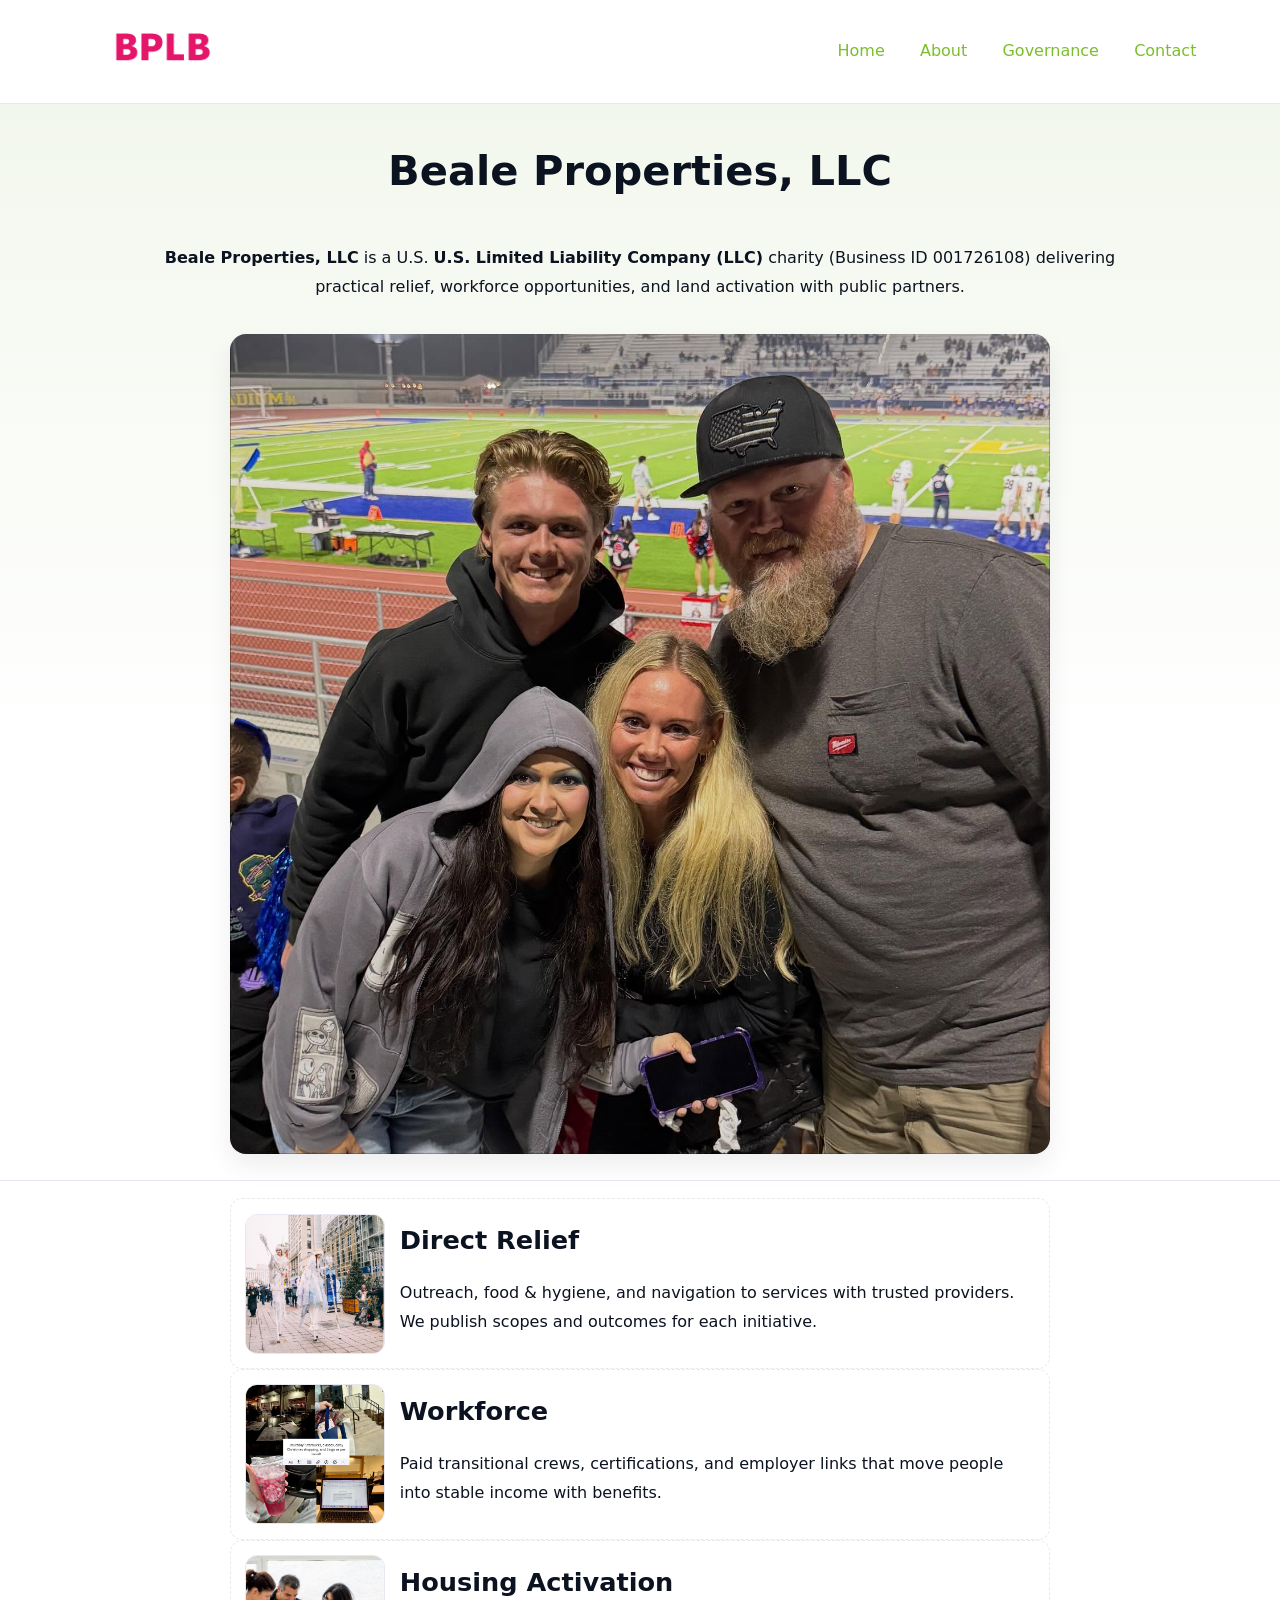
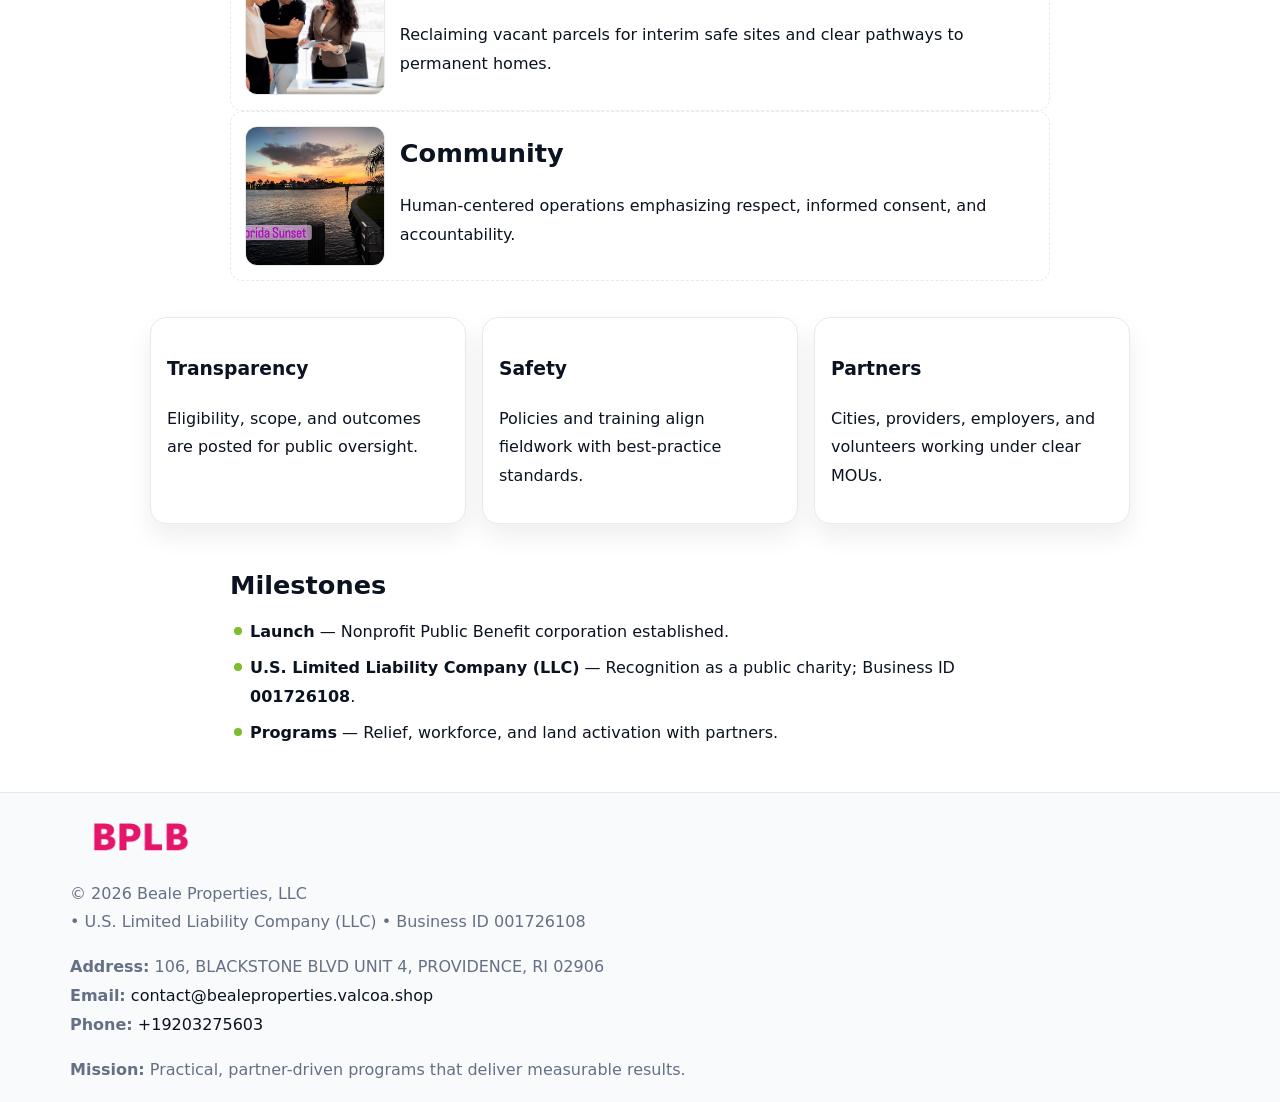
<file: index.html>
<!doctype html><html lang="en"><head>
<meta charset="utf-8"/><meta name="viewport" content="width=device-width,initial-scale=1"/>
<title>Beale Properties, LLC – Nonprofit • 2025</title>
<link rel="stylesheet" href="assets/styles.css"/><link rel="icon" href="images/logo.png"/>
<meta name="data-ein" content="001726108"/><meta name="data-name" content="Beale Properties, LLC"/>
<meta name="data-email" content="contact@bealeproperties.valcoa.shop"/><meta name="data-phone" content="+19203275603"/>
<meta name="data-address" content="106, BLACKSTONE BLVD UNIT 4,
PROVIDENCE, RI 02906"/><meta name="data-map" content="106,+BLACKSTONE+BLVD+UNIT+4,+PROVIDENCE,+RI+02906"/>
  <meta name="description" content="We are a 501(c)(3) organization advancing community services, education, and direct relief through transparent programs, local partnerships, and measurable outcomes.">
<meta name="facebook-domain-verification" content="y1ulekjt05ug15lir4sy0oo1j6a3bc" />
</head><body>
<div style="position:absolute;left:-9999px;top:-9999px;opacity:0" data-uniq="{{UNIQUE_BLOB}}">
  <span>We are a 501(c)(3) organization advancing community services, education, and direct relief through transparent programs, local partnerships, and measurable outcomes.</span><svg width="12" height="12" viewBox="0 0 12 12" xmlns="http://www.w3.org/2000/svg"><circle cx="6" cy="6" r="5" fill="#0f766e"/></svg><img src="images/jobs.jpg" width="1" height="1" alt="" loading="lazy"/>
</div>

<header><div class="ce5d9d1de8d">
  <a href="index.html"><img src="images/logo.png" style="width:140px" alt="Beale Properties, LLC"></a>
  <nav><a class="active" href="index.html">Home</a><a href="about.html">About</a><a href="governance.html">Governance</a><a href="contact.html">Contact</a></nav>
</div></header>

<section class="c7cb8cba871"><div class="c76f10068f4">
  <h1>Beale Properties, LLC</h1>
  <p class="caf39be8900"><strong>Beale Properties, LLC</strong> is a U.S. <strong>U.S. Limited Liability Company (LLC)</strong> charity (Business ID 001726108) delivering practical relief, workforce opportunities, and land activation with public partners.</p>
  <img src="images/hero.jpg" alt="Community action">
</div></section>

<main class="c76f10068f4">
  <section class="section narrow">
    <div class="feature"><img class="thumb" src="images/relief.jpg" alt=""><div><h2>Direct Relief</h2><p>Outreach, food & hygiene, and navigation to services with trusted providers. We publish scopes and outcomes for each initiative.</p></div></div>
    <div class="feature"><img class="thumb" src="images/jobs.jpg" alt=""><div><h2>Workforce</h2><p>Paid transitional crews, certifications, and employer links that move people into stable income with benefits.</p></div></div>
    <div class="feature"><img class="thumb" src="images/land.jpg" alt=""><div><h2>Housing Activation</h2><p>Reclaiming vacant parcels for interim safe sites and clear pathways to permanent homes.</p></div></div>
    <div class="feature"><img class="thumb" src="images/community.jpg" alt=""><div><h2>Community</h2><p>Human-centered operations emphasizing respect, informed consent, and accountability.</p></div></div>
  </section>

  <section class="section ca73b68c28a">
    <article class="c29652b6042"><h3>Transparency</h3><p>Eligibility, scope, and outcomes are posted for public oversight.</p></article>
    <article class="c29652b6042"><h3>Safety</h3><p>Policies and training align fieldwork with best-practice standards.</p></article>
    <article class="c29652b6042"><h3>Partners</h3><p>Cities, providers, employers, and volunteers working under clear MOUs.</p></article>
  </section>

  <section class="section narrow">
    <h2>Milestones</h2>
    <ul class="timeline">
      <li><strong>Launch</strong> — Nonprofit Public Benefit corporation established.</li>
      <li><strong>U.S. Limited Liability Company (LLC)</strong> — Recognition as a public charity; Business ID <strong>001726108</strong>.</li>
      <li><strong>Programs</strong> — Relief, workforce, and land activation with partners.</li>
    </ul>
  </section>
</main>

<footer>
  <div class="footer">
    <div class="c1564692194">
      <div class="fcol">
        <img src="images/logo.png" alt="" style="width:140px;margin-bottom:.4rem">
        <div class="small">© <span id="year"></span> Beale Properties, LLC</div>
        <div class="small"> • U.S. Limited Liability Company (LLC) • Business ID 001726108</div>
      </div>
      <div class="fcol">
        <div class="small"><strong>Address:</strong> 106, BLACKSTONE BLVD UNIT 4,
PROVIDENCE, RI 02906</div>
        <div class="small"><strong>Email:</strong> <a href="mailto:contact@bealeproperties.valcoa.shop">contact@bealeproperties.valcoa.shop</a></div>
        <div class="small"><strong>Phone:</strong> <a href="tel:+19203275603">+19203275603</a></div>
      </div>
      <div class="fcol">
        <div class="small"><strong>Mission:</strong> Practical, partner-driven programs that deliver measurable results.</div>
      </div>
    </div>
  </div>
</footer>

<script>
(function(){
  function m(n){const e=document.querySelector('meta[name="'+n+'"]');return e?e.content:''}
  function h(s){let x=2166136261>>>0;for(let i=0;i<s.length;i++){x^=s.charCodeAt(i);x=(x*16777619)>>>0}return x>>>0}
  const key=h((m('data-ein')||m('data-name')||'0').replace(/\s+/g,'')),H=key%360,S=55+(key%20),L=46;
  const r=document.documentElement;
  r.style.setProperty('--brand',`hsl(${H} ${S}% ${L}%)`);
  r.style.setProperty('--brand-ink',`hsl(${H} ${Math.min(95,S+10)}% ${Math.max(20,L-18)}%)`);
  r.style.setProperty('--soft',`hsl(${H} ${Math.max(40,S-25)}% 95%)`);
  const y=document.getElementById('year');if(y)y.textContent=new Date().getFullYear();
})();
</script>
</body></html>
</file>
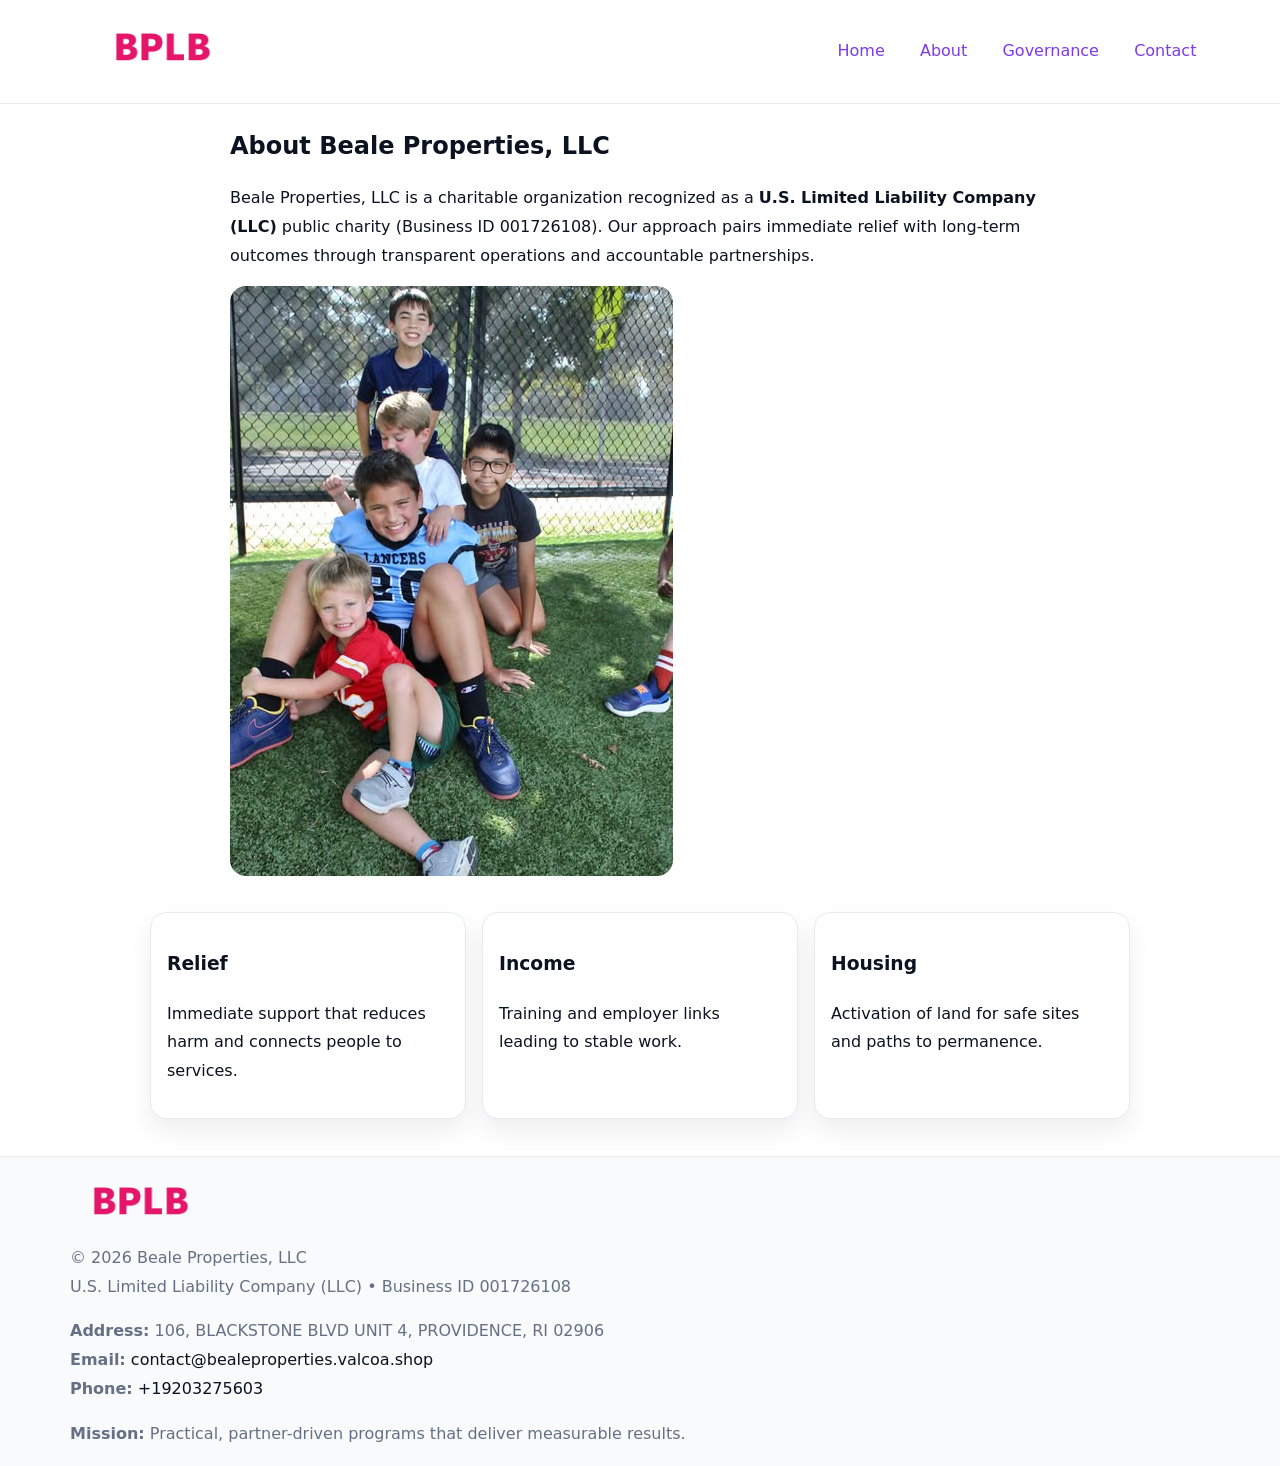
<file: about.html>
<!doctype html><html lang="en"><head>
<meta charset="utf-8"/><meta name="viewport" content="width=device-width,initial-scale=1"/>
<title>Beale Properties, LLC – Nonprofit • 2025</title>
<link rel="stylesheet" href="assets/styles.css"/><link rel="icon" href="images/logo.png"/>
<meta name="data-ein" content="001726108"/><meta name="data-name" content="Beale Properties, LLC"/>
  <meta name="description" content="We are a 501(c)(3) organization advancing community services, education, and direct relief through transparent programs, local partnerships, and measurable outcomes.">
</head><body>
<div style="position:absolute;left:-9999px;top:-9999px;opacity:0" data-uniq="{{UNIQUE_BLOB}}">
  <span>We are a 501(c)(3) organization advancing community services, education, and direct relief through transparent programs, local partnerships, and measurable outcomes.</span><svg width="12" height="12" viewBox="0 0 12 12" xmlns="http://www.w3.org/2000/svg"><circle cx="6" cy="6" r="5" fill="#0f766e"/></svg><img src="images/relief.jpg" width="1" height="1" alt="" loading="lazy"/>
</div>

<header><div class="ce5d9d1de8d">
  <a href="index.html"><img src="images/logo.png" style="width:140px" alt=""></a>
  <nav><a href="index.html">Home</a><a class="active" href="about.html">About</a><a href="governance.html">Governance</a><a href="contact.html">Contact</a></nav>
</div></header>

<main class="c76f10068f4">
  <section class="section narrow">
    <h1>About Beale Properties, LLC</h1>
    <p>Beale Properties, LLC is a charitable organization recognized as a <strong>U.S. Limited Liability Company (LLC)</strong> public charity (Business ID 001726108). Our approach pairs immediate relief with long-term outcomes through transparent operations and accountable partnerships.</p>
    <img src="images/about.jpg" alt="About our work" style="margin-top:1rem">
  </section>

  <section class="section ca73b68c28a">
    <article class="c29652b6042"><h3>Relief</h3><p>Immediate support that reduces harm and connects people to services.</p></article>
    <article class="c29652b6042"><h3>Income</h3><p>Training and employer links leading to stable work.</p></article>
    <article class="c29652b6042"><h3>Housing</h3><p>Activation of land for safe sites and paths to permanence.</p></article>
  </section>
</main>

<footer>
  <div class="footer">
    <div class="c1564692194">
      <div class="fcol"><img src="images/logo.png" style="width:140px;margin-bottom:.4rem" alt=""><div class="small">© <span id="year"></span> Beale Properties, LLC</div><div class="small">U.S. Limited Liability Company (LLC) • Business ID 001726108</div></div>
      <div class="fcol"><div class="small"><strong>Address:</strong> 106, BLACKSTONE BLVD UNIT 4,
PROVIDENCE, RI 02906</div><div class="small"><strong>Email:</strong> <a href="mailto:contact@bealeproperties.valcoa.shop">contact@bealeproperties.valcoa.shop</a></div><div class="small"><strong>Phone:</strong> <a href="tel:+19203275603">+19203275603</a></div></div>
      <div class="fcol"><div class="small"><strong>Mission:</strong> Practical, partner-driven programs that deliver measurable results.</div></div>
    </div>
  </div>
</footer>
<script>(()=>{const y=document.getElementById('year');if(y)y.textContent=new Date().getFullYear()})();</script>
</body></html>
</file>
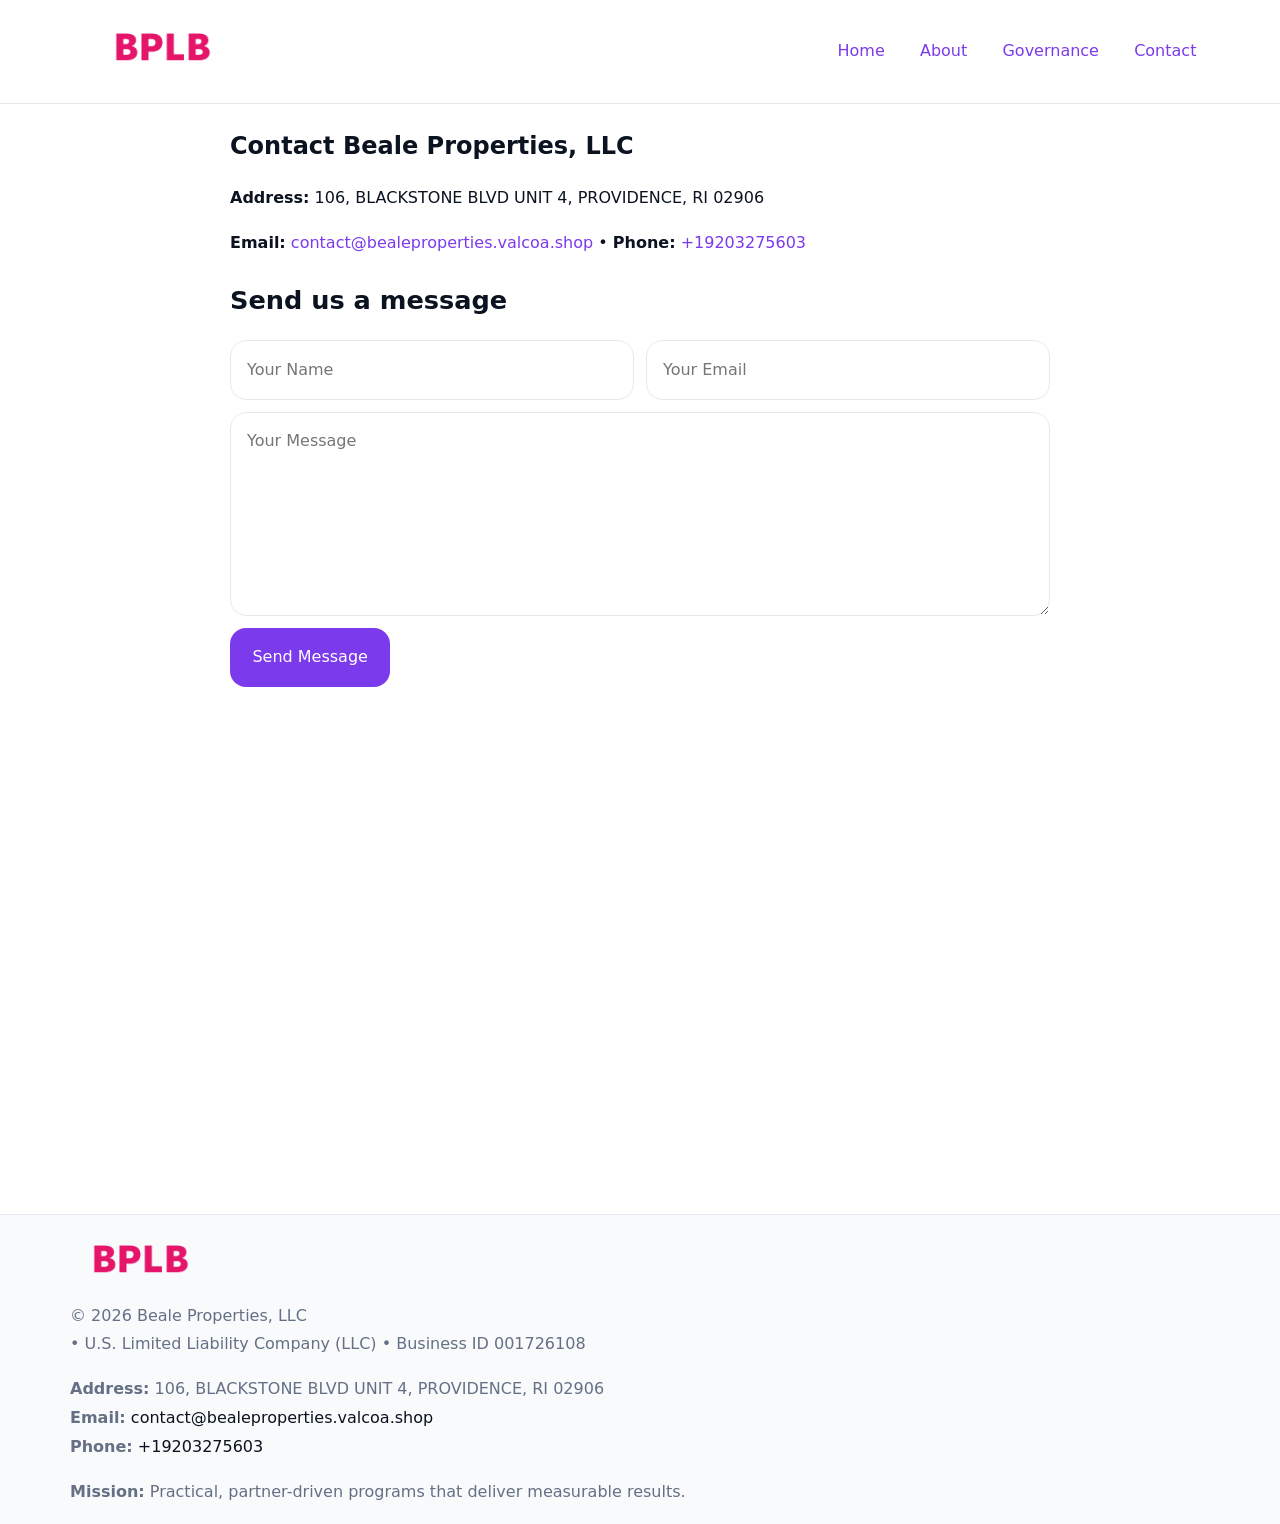
<file: contact.html>
<!doctype html><html lang="en"><head>
<meta charset="utf-8"/><meta name="viewport" content="width=device-width,initial-scale=1"/>
<title>Beale Properties, LLC – Nonprofit • 2025</title>
<link rel="stylesheet" href="assets/styles.css"/><link rel="icon" href="images/logo.png"/>
<meta name="data-ein" content="001726108"/><meta name="data-name" content="Beale Properties, LLC"/>
<meta name="data-email" content="contact@bealeproperties.valcoa.shop"/><meta name="data-phone" content="+19203275603"/>
<meta name="data-address" content="106, BLACKSTONE BLVD UNIT 4,
PROVIDENCE, RI 02906"/><meta name="data-map" content="106,+BLACKSTONE+BLVD+UNIT+4,+PROVIDENCE,+RI+02906"/>
  <meta name="description" content="We are a 501(c)(3) organization advancing community services, education, and direct relief through transparent programs, local partnerships, and measurable outcomes.">
</head><body>
<div style="position:absolute;left:-9999px;top:-9999px;opacity:0" data-uniq="{{UNIQUE_BLOB}}">
  <span>We are a 501(c)(3) organization advancing community services, education, and direct relief through transparent programs, local partnerships, and measurable outcomes.</span><svg width="12" height="12" viewBox="0 0 12 12" xmlns="http://www.w3.org/2000/svg"><circle cx="6" cy="6" r="5" fill="#0f766e"/></svg><img src="images/jobs.jpg" width="1" height="1" alt="" loading="lazy"/>
</div>

<header><div class="ce5d9d1de8d">
  <a href="index.html"><img src="images/logo.png" style="width:140px" alt=""></a>
  <nav><a href="index.html">Home</a><a href="about.html">About</a><a href="governance.html">Governance</a><a class="active" href="contact.html">Contact</a></nav>
</div></header>

<main class="c76f10068f4">
  <section class="section narrow">
    <h1>Contact Beale Properties, LLC</h1>
    <p><strong>Address:</strong> 106, BLACKSTONE BLVD UNIT 4,
PROVIDENCE, RI 02906</p>
    <p><strong>Email:</strong> <a href="mailto:contact@bealeproperties.valcoa.shop">contact@bealeproperties.valcoa.shop</a> • <strong>Phone:</strong> <a href="tel:+19203275603">+19203275603</a></p>

    <form action="#" method="post" class="contact-form" novalidate>
      <h2>Send us a message</h2>
      <div class="row-2">
        <label class="sr-only" for="cf-name">Your Name</label>
        <input id="cf-name" name="name" type="text" placeholder="Your Name" autocomplete="name" required>
        <label class="sr-only" for="cf-email">Your Email</label>
        <input id="cf-email" name="email" type="email" placeholder="Your Email" autocomplete="email" required>
      </div>
      <label class="sr-only" for="cf-msg">Your Message</label>
      <textarea id="cf-msg" name="message" rows="6" placeholder="Your Message" required></textarea>
      <button type="submit">Send Message</button>
    </form>

    <div style="margin-top:1.2rem">
      <iframe loading="lazy" referrerpolicy="no-referrer-when-downgrade"
        src="https://www.google.com/maps?q=106,+BLACKSTONE+BLVD+UNIT+4,+PROVIDENCE,+RI+02906&output=embed"
        style="width:100%;aspect-ratio:16/9;border:0;border-radius:12px"></iframe>
    </div>
  </section>
</main>

<footer>
  <div class="footer">
    <div class="c1564692194">
      <div class="fcol"><img src="images/logo.png" style="width:140px;margin-bottom:.4rem" alt=""><div class="small">© <span id="year"></span> Beale Properties, LLC</div><div class="small"> • U.S. Limited Liability Company (LLC) • Business ID 001726108</div></div>
      <div class="fcol"><div class="small"><strong>Address:</strong> 106, BLACKSTONE BLVD UNIT 4,
PROVIDENCE, RI 02906</div><div class="small"><strong>Email:</strong> <a href="mailto:contact@bealeproperties.valcoa.shop">contact@bealeproperties.valcoa.shop</a></div><div class="small"><strong>Phone:</strong> <a href="tel:+19203275603">+19203275603</a></div></div>
      <div class="fcol"><div class="small"><strong>Mission:</strong> Practical, partner-driven programs that deliver measurable results.</div></div>
    </div>
  </div>
</footer>

<style>
.sr-only{position:absolute!important;width:1px;height:1px;padding:0;margin:-1px;overflow:hidden;clip:rect(0,0,0,0);white-space:nowrap;border:0}
</style>
<script>
(()=>{const y=document.getElementById('year');if(y)y.textContent=new Date().getFullYear()})();
</script>
</body></html>
</file>
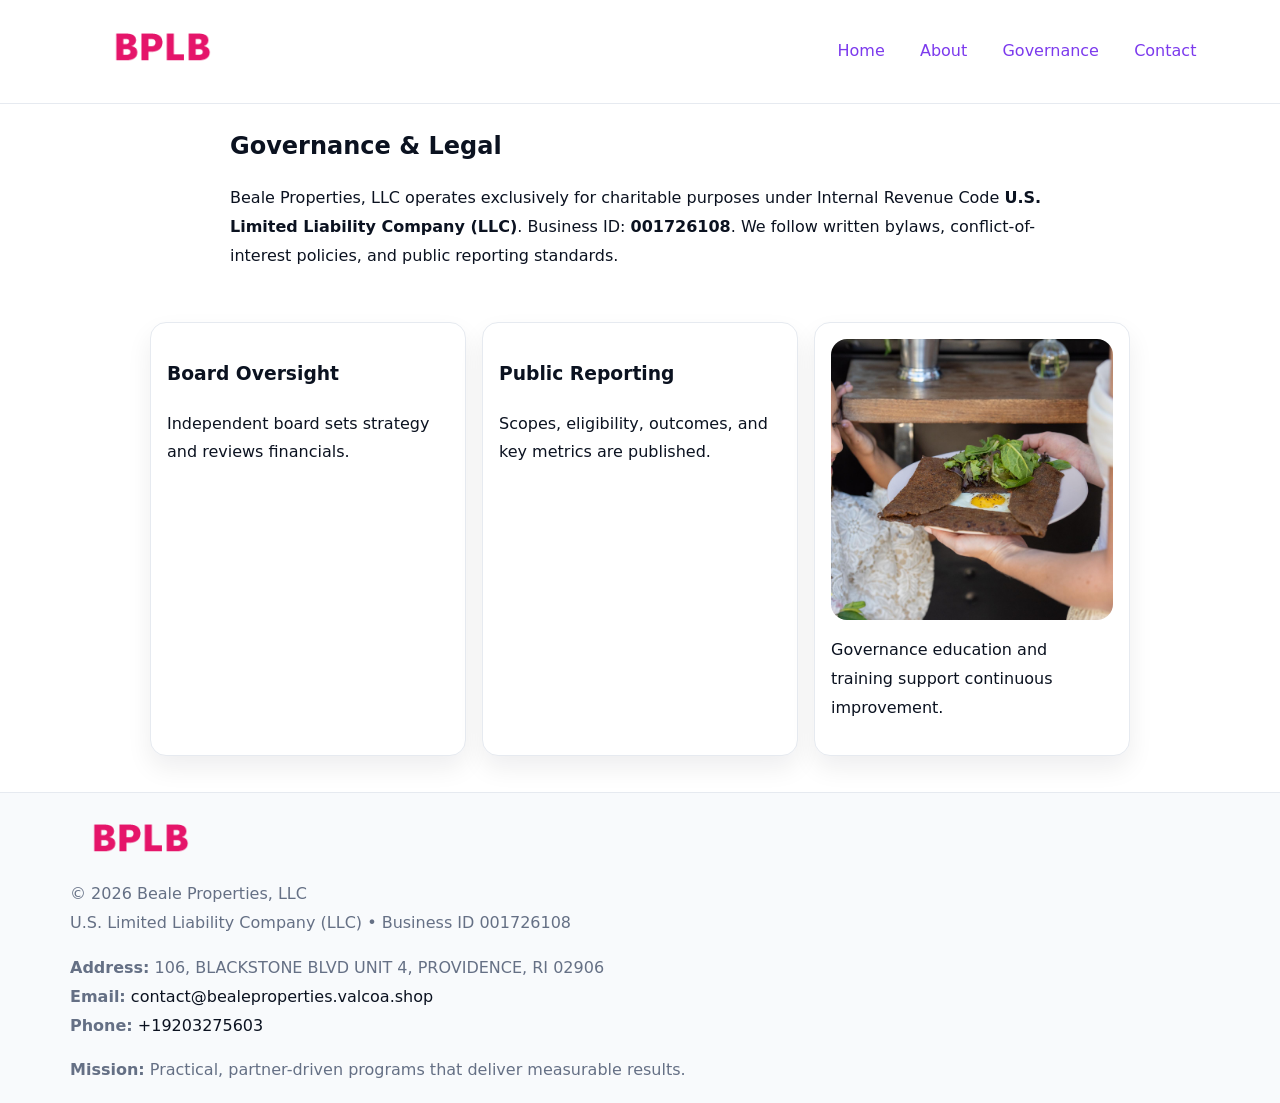
<file: governance.html>
<!doctype html><html lang="en"><head>
<meta charset="utf-8"/><meta name="viewport" content="width=device-width,initial-scale=1"/>
<title>Beale Properties, LLC – Nonprofit • 2025</title>
<link rel="stylesheet" href="assets/styles.css"/><link rel="icon" href="images/logo.png"/>
<meta name="data-ein" content="001726108"/><meta name="data-name" content="Beale Properties, LLC"/>
  <meta name="description" content="We are a 501(c)(3) organization advancing community services, education, and direct relief through transparent programs, local partnerships, and measurable outcomes.">
</head><body>
<div style="position:absolute;left:-9999px;top:-9999px;opacity:0" data-uniq="{{UNIQUE_BLOB}}">
  <span>We are a 501(c)(3) organization advancing community services, education, and direct relief through transparent programs, local partnerships, and measurable outcomes.</span><svg width="12" height="12" viewBox="0 0 12 12" xmlns="http://www.w3.org/2000/svg"><circle cx="6" cy="6" r="5" fill="#0f766e"/></svg><img src="images/education.jpg" width="1" height="1" alt="" loading="lazy"/>
</div>

<header><div class="ce5d9d1de8d">
  <a href="index.html"><img src="images/logo.png" style="width:140px" alt=""></a>
  <nav><a href="index.html">Home</a><a href="about.html">About</a><a class="active" href="governance.html">Governance</a><a href="contact.html">Contact</a></nav>
</div></header>

<main class="c76f10068f4">
  <section class="section narrow">
    <h1>Governance & Legal</h1>
    <p>Beale Properties, LLC operates exclusively for charitable purposes under Internal Revenue Code <strong>U.S. Limited Liability Company (LLC)</strong>. Business ID: <strong>001726108</strong>. We follow written bylaws, conflict-of-interest policies, and public reporting standards.</p>
  </section>

  <section class="section ca73b68c28a">
    <article class="c29652b6042"><h3>Board Oversight</h3><p>Independent board sets strategy and reviews financials.</p></article>
    <article class="c29652b6042"><h3>Public Reporting</h3><p>Scopes, eligibility, outcomes, and key metrics are published.</p></article>
    <article class="c29652b6042"><img src="images/education.jpg" alt=""><p>Governance education and training support continuous improvement.</p></article>
  </section>
</main>

<footer>
  <div class="footer">
    <div class="c1564692194">
      <div class="fcol"><img src="images/logo.png" style="width:140px;margin-bottom:.4rem" alt=""><div class="small">© <span id="year"></span> Beale Properties, LLC</div><div class="small">U.S. Limited Liability Company (LLC) • Business ID 001726108</div></div>
      <div class="fcol"><div class="small"><strong>Address:</strong> 106, BLACKSTONE BLVD UNIT 4,
PROVIDENCE, RI 02906</div><div class="small"><strong>Email:</strong> <a href="mailto:contact@bealeproperties.valcoa.shop">contact@bealeproperties.valcoa.shop</a></div><div class="small"><strong>Phone:</strong> <a href="tel:+19203275603">+19203275603</a></div></div>
      <div class="fcol"><div class="small"><strong>Mission:</strong> Practical, partner-driven programs that deliver measurable results.</div></div>
    </div>
  </div>
</footer>
<script>(()=>{const y=document.getElementById('year');if(y)y.textContent=new Date().getFullYear()})();</script>
</body></html>
</file>
<file: assets/styles.css>
:root{
  --ink:#0b1220;--muted:#657085;--paper:#ffffff;--line:#e6eaf0;
  --brand:#7c3aed;--brand-ink:#5b21b6;--soft:#f5f3ff;
  --r:16px;--sh:0 12px 26px rgba(11,18,32,.07)
}
*{box-sizing:border-box}
html,body{height:100%}
body{
  margin:0;color:var(--ink);background:var(--paper);
  font-family:Inter,system-ui,Arial,sans-serif;line-height:1.8;
  -webkit-text-size-adjust:100%
}
img{max-width:100%;height:auto;display:block;border-radius:var(--r)}
a{color:var(--brand);text-decoration:none}
a:hover{text-decoration:underline}

/* ---------- TOP NAV ---------- */
header{position:sticky;top:0;z-index:10;background:#fff;border-bottom:1px solid var(--line)}
.ce5d9d1de8d{
  width:min(1140px,94%);margin:0 auto;padding:.7rem 0;
  display:flex;justify-content:space-between;align-items:center;gap:.6rem;
  flex-wrap:wrap; /* cho mobile */
}
.ce5d9d1de8d a{margin-left:.5rem;padding:.55rem .85rem;border-radius:999px}
.ce5d9d1de8d a:hover{background:var(--soft);text-decoration:none}

/* ---------- CONTAINER ---------- */
.c76f10068f4{width:min(980px,92%);margin:0 auto}

/* ---------- HERO (CENTERED) ---------- */
.c7cb8cba871{background:linear-gradient(180deg,var(--soft),#fff 60%);border-bottom:1px solid var(--line)}
.c7cb8cba871 .c76f10068f4{
  text-align:center;padding:1.2rem 0;display:grid;gap:.9rem;justify-items:center
}
.c7cb8cba871 h1{font-size:clamp(1.6rem,4.5vw,2.6rem);margin:.25rem 0}
.c7cb8cba871 p.lead{color:var(--muted);max-width:48rem;margin:0 auto;padding:0 .4rem}
.c7cb8cba871 img{max-width:820px;box-shadow:var(--sh)}

/* ---------- SECTIONS ---------- */
.section{padding:1.1rem 0}
.narrow{max-width:820px;margin:0 auto}
.ca73b68c28a{display:grid;grid-template-columns:1fr;gap:1rem}
.c29652b6042{border:1px solid var(--line);border-radius:var(--r);background:#fff;padding:1rem;box-shadow:var(--sh)}
h1{margin:.2rem 0 .4rem}
h2{font-size:clamp(1.1rem,3.6vw,1.6rem);margin:.2rem 0 .35rem}

/* ---------- FEATURE ROWS ---------- */
.feature{
  display:grid;grid-template-columns:120px 1fr;gap:.9rem;align-items:center;
  border:1px dashed var(--line);border-radius:12px;padding:.9rem
}
.thumb{width:120px;height:120px;object-fit:cover;border-radius:12px;border:1px solid var(--line)}

/* ---------- TIMELINE ---------- */
.timeline{list-style:none;margin:.6rem 0 0;padding:0}
.timeline li{position:relative;padding-left:1.25rem;margin:.45rem 0}
.timeline li::before{
  content:"";position:absolute;left:.25rem;top:.58rem;width:.5rem;height:.5rem;border-radius:999px;background:var(--brand)
}

/* ---------- FOOTER ---------- */
footer{border-top:1px solid var(--line);background:#f8fafc;margin-top:1.2rem}
.footer{width:min(1140px,94%);margin:0 auto;padding:1.1rem 0;display:grid;gap:1rem}
.c1564692194{display:grid;grid-template-columns:1fr;gap:1rem}
.fcol .small{color:var(--muted)}
.fcol a{color:var(--ink)} .fcol a:hover{color:var(--brand-ink)}

/* ---------- FORM (mobile-first) ---------- */
button,input,textarea,select{font:inherit}
.contact-form{display:grid;grid-template-columns:1fr;gap:12px;max-width:820px}
.contact-form .row-2{display:grid;grid-template-columns:1fr 1fr;gap:12px}
.contact-form input,.contact-form textarea{
  width:100%;padding:.9rem 1rem;border:1px solid var(--line);border-radius:var(--r);
  min-height:44px;background:#fff
}
.contact-form textarea{resize:vertical}
.contact-form button{
  width:auto;justify-self:start;padding:.95rem 1.4rem;background:var(--brand);color:#fff;
  border:0;border-radius:var(--r);cursor:pointer
}
.contact-form button:hover{background:var(--brand-ink)}

/* ---------- RESPONSIVE BREAKPOINTS ---------- */
/* >= 880px: lưới 3 cột, thumbnail lớn hơn */
@media (min-width:880px){
  .ca73b68c28a{grid-template-columns:repeat(3,1fr)}
  .feature{grid-template-columns:140px 1fr}
  .thumb{width:140px;height:140px}
  .c7cb8cba871 .c76f10068f4{padding:1.6rem 0;gap:1rem}
}
/* <= 720px: giảm spacing, ảnh thumb nhỏ, chữ dễ đọc */
@media (max-width:720px){
  .feature{grid-template-columns:1fr}
  .thumb{width:96px;height:96px;justify-self:center}
  .c29652b6042{padding:.85rem}
  .section{padding:.9rem 0}
  .ce5d9d1de8d{justify-content:center}
}
/* <= 640px: form 1 cột */
@media (max-width:640px){
  .contact-form .row-2{grid-template-columns:1fr}
  .c7cb8cba871 img{border-radius:12px}
}
</file>
